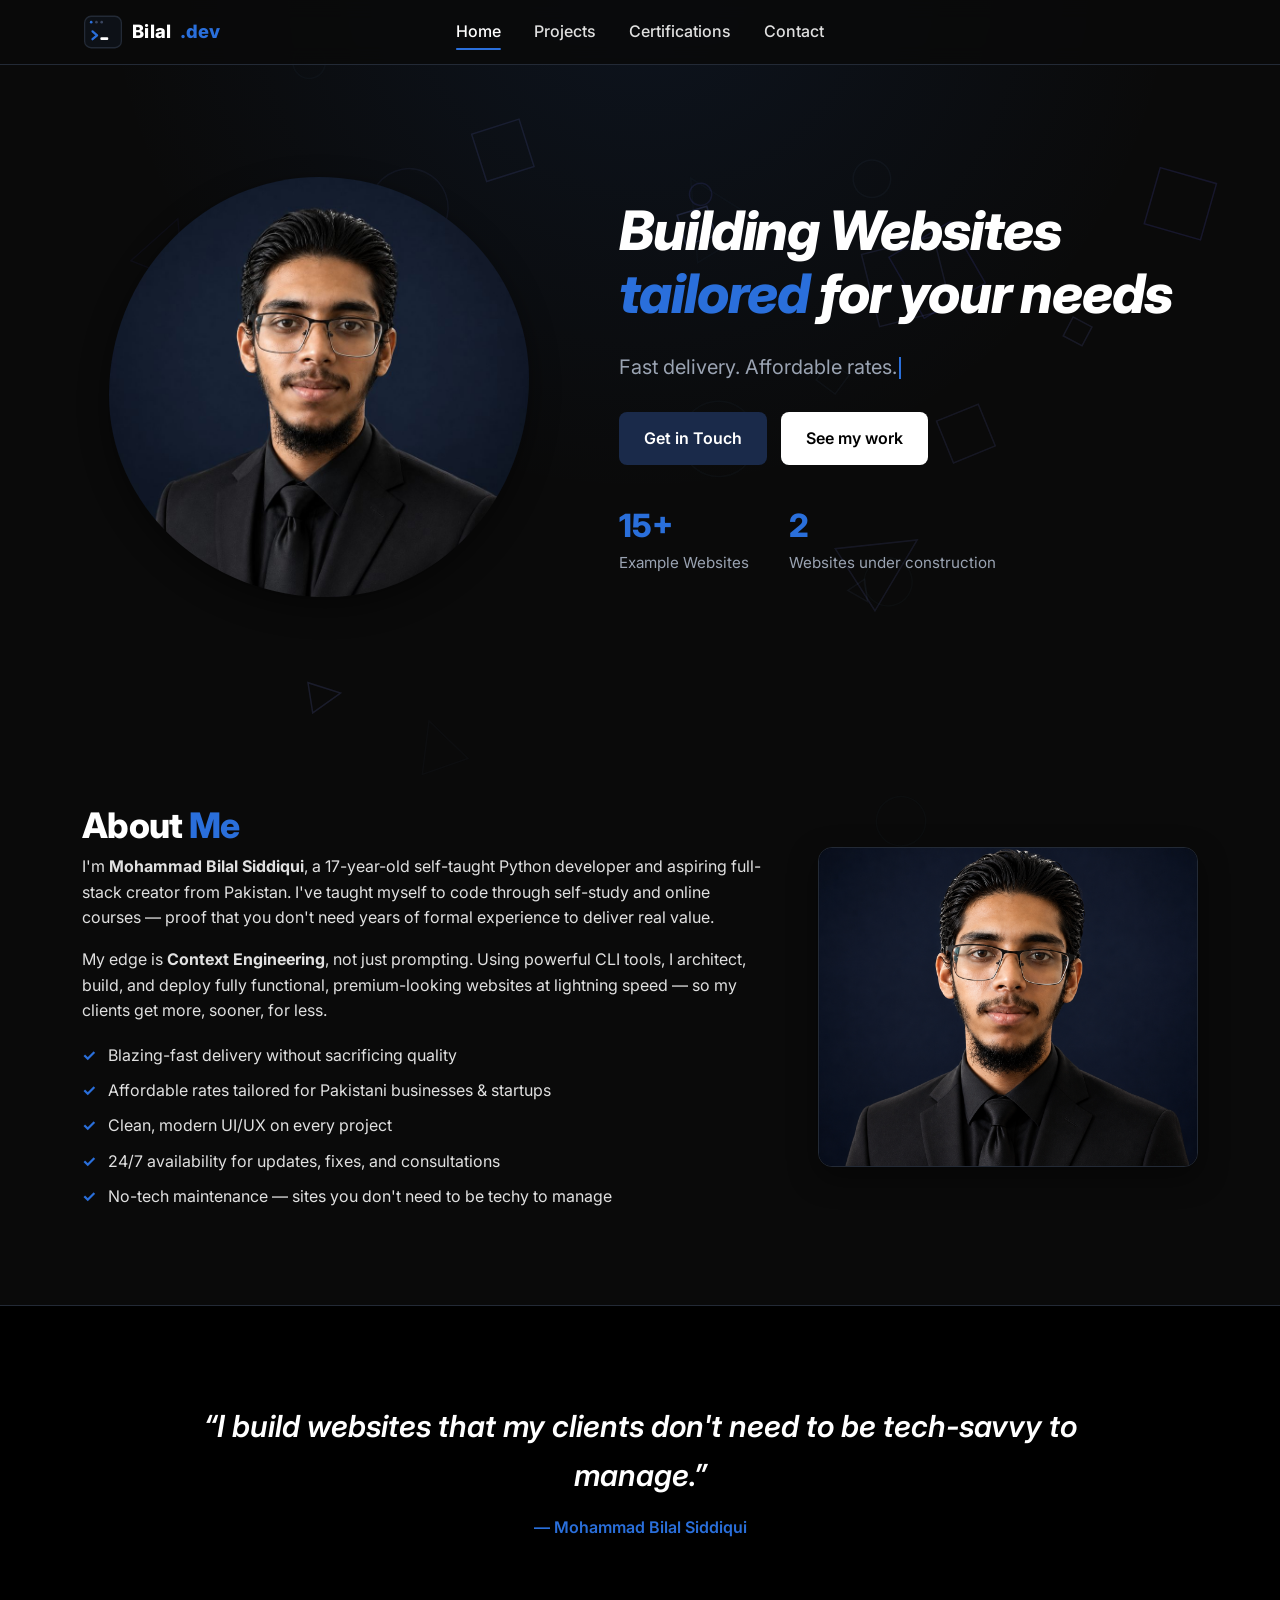
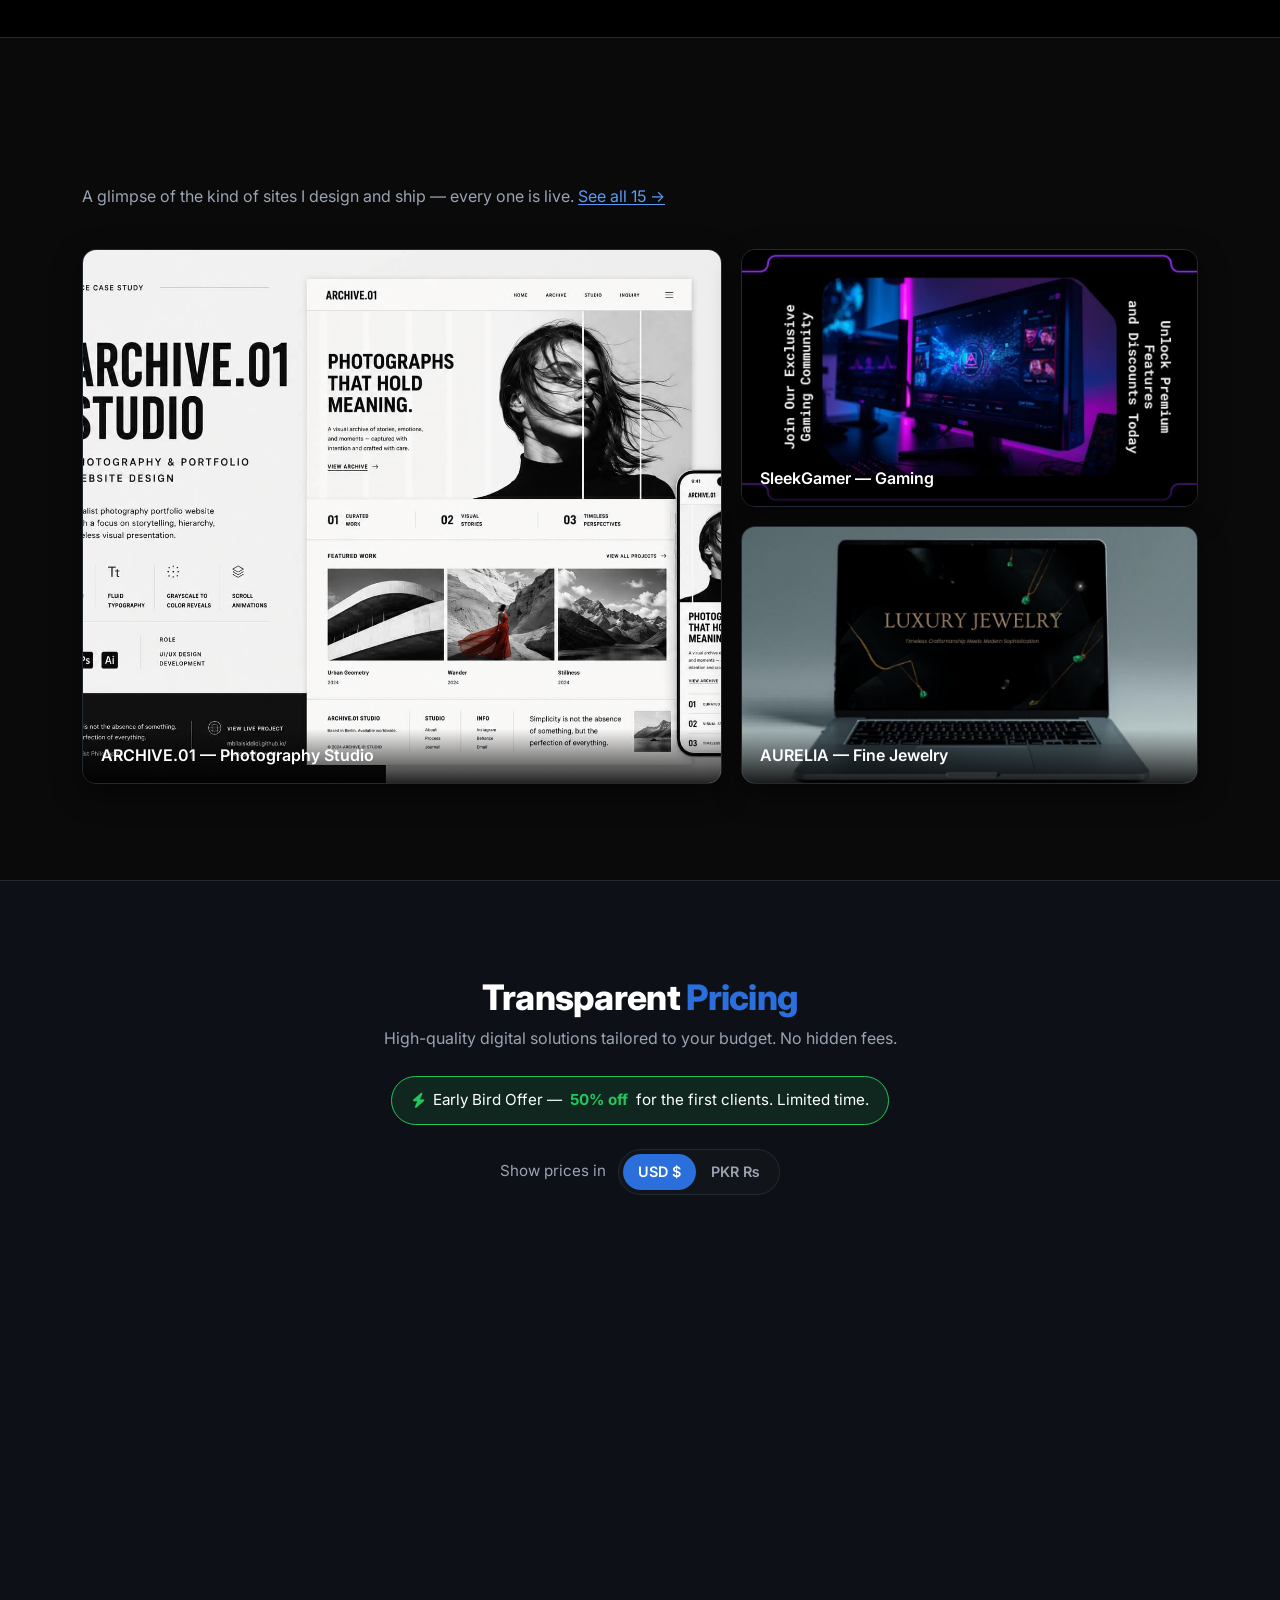
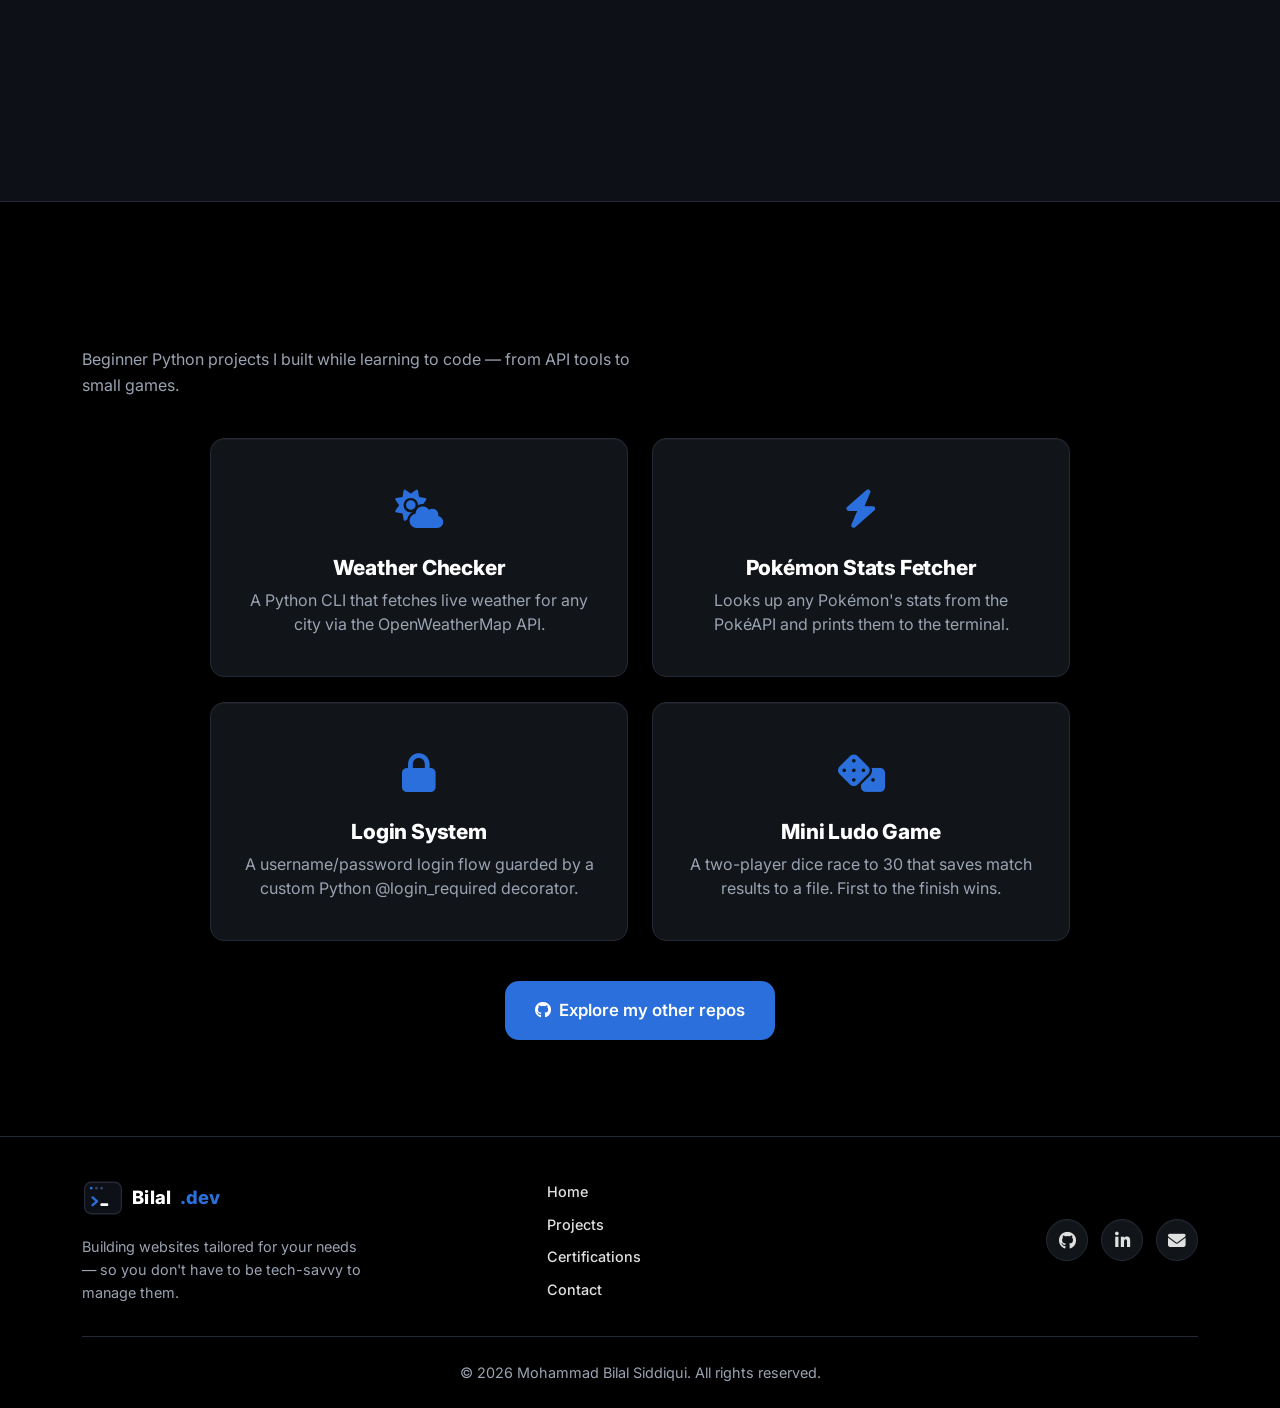
<file: index.html>
<!DOCTYPE html>
<html lang="en">
<head>
  <meta charset="UTF-8" />
  <meta name="viewport" content="width=device-width, initial-scale=1.0" />
  <title>Mohammad Bilal Siddiqui — Fast, affordable websites</title>
  <meta name="description" content="Mohammad Bilal Siddiqui — a 17-year-old context-engineering web developer building fast, affordable, modern websites for Pakistani businesses and startups." />
  <meta name="author" content="Mohammad Bilal Siddiqui" />

  <!-- Open Graph -->
  <meta property="og:type" content="website" />
  <meta property="og:title" content="Mohammad Bilal Siddiqui — Fast, affordable websites" />
  <meta property="og:description" content="Fast, affordable, modern websites built with context engineering." />
  <meta property="og:image" content="https://mbilalsiddiqi-portfolio.netlify.app/assets/images/bilal-hero.jpg" />

  <!-- Fonts + Icons -->
  <link rel="preconnect" href="https://fonts.googleapis.com" />
  <link rel="preconnect" href="https://fonts.gstatic.com" crossorigin />
  <link href="https://fonts.googleapis.com/css2?family=Inter:wght@400;500;600;800&display=swap" rel="stylesheet" />
  <link rel="stylesheet" href="https://cdnjs.cloudflare.com/ajax/libs/font-awesome/6.5.1/css/all.min.css" referrerpolicy="no-referrer" />

  <link rel="icon" type="image/svg+xml" href="assets/logo.svg" />
  <link rel="stylesheet" href="css/style.css" />
</head>
<body>
  <a class="skip-link" href="#main">Skip to content</a>
  <header id="site-header"></header>

  <main id="main">
    <!-- ===================== HERO ===================== -->
    <section class="hero">
      <div class="container hero__grid">
        <img class="hero__art" src="assets/images/bilal-hero.jpg" width="420" height="420"
             alt="Mohammad Bilal Siddiqui — web developer" fetchpriority="high" />
        <div class="hero__text">
          <h1 class="hero__title">Building Websites <span class="accent">tailored</span> for your needs</h1>
          <p class="hero__subtitle">Fast, affordable websites</p>

          <div class="hero__actions">
            <a class="btn btn--navy" href="contact.html">Get in Touch</a>
            <a class="btn btn--white" href="projects.html">See my work</a>
          </div>

          <div class="hero__stats">
            <div class="stat">
              <div class="stat__num">15+</div>
              <div class="stat__label">Example Websites</div>
            </div>
            <div class="stat">
              <div class="stat__num">2</div>
              <div class="stat__label">Websites under construction</div>
            </div>
          </div>
        </div>
      </div>
    </section>

    <!-- ===================== ABOUT ===================== -->
    <section class="section" id="about">
      <div class="container about__grid">
        <div>
          <h2 class="section__title">About <span class="accent">Me</span></h2>
          <p>
            I'm <strong>Mohammad Bilal Siddiqui</strong>, a 17-year-old self-taught Python
            developer and aspiring full-stack creator from Pakistan. I've taught myself to code
            through self-study and online courses — proof that you don't need years of formal
            experience to deliver real value.
          </p>
          <p>
            My edge is <strong>Context Engineering</strong>, not just prompting. Using powerful
            CLI tools, I architect, build, and deploy fully functional, premium-looking websites at
            lightning speed — so my clients get more, sooner, for less.
          </p>
          <ul class="about__list">
            <li>Blazing-fast delivery without sacrificing quality</li>
            <li>Affordable rates tailored for Pakistani businesses &amp; startups</li>
            <li>Clean, modern UI/UX on every project</li>
            <li>24/7 availability for updates, fixes, and consultations</li>
            <li>No-tech maintenance — sites you don't need to be techy to manage</li>
          </ul>
        </div>
        <img class="about__photo" src="assets/images/mypic1by1new.png" alt="Mohammad Bilal Siddiqui" loading="lazy" width="1254" height="1254" />
      </div>
    </section>

    <!-- ===================== QUOTE ===================== -->
    <section class="section quote">
      <div class="container">
        <blockquote>
          &ldquo;I build websites that my clients don't need to be tech-savvy to manage.&rdquo;
          <cite>— Mohammad Bilal Siddiqui</cite>
        </blockquote>
      </div>
    </section>

    <!-- ===================== DEMO SHOWCASE ===================== -->
    <section class="section" id="demos">
      <div class="container">
        <h2 class="section__title">Demo <span class="accent">Websites</span></h2>
        <p class="section__lead">A glimpse of the kind of sites I design and ship — every one is live. <a href="projects.html">See all 15 &rarr;</a></p>

        <div class="showcase__grid">
          <a class="demo-card demo-card--big" href="https://mbilalsiddiqi.github.io/photography_web1/" target="_blank" rel="noopener">
            <img src="assets/images/archieve_web1.jpg" alt="ARCHIVE.01 photography studio — live demo" loading="lazy" />
            <span class="demo-card__label">ARCHIVE.01 — Photography Studio</span>
          </a>
          <a class="demo-card" href="https://mbilalsiddiqi.github.io/gaming_web1/" target="_blank" rel="noopener">
            <img src="assets/images/gaming-mockup.jpg" alt="SleekGamer gaming site — live demo" loading="lazy" />
            <span class="demo-card__label">SleekGamer — Gaming</span>
          </a>
          <a class="demo-card" href="https://mbilalsiddiqi.github.io/jewelry_web1/" target="_blank" rel="noopener">
            <img src="assets/images/jewelry_web1.jpg" alt="AURELIA fine jewelry site — live demo" loading="lazy" />
            <span class="demo-card__label">AURELIA — Fine Jewelry</span>
          </a>
        </div>
      </div>
    </section>

    <!-- ===================== PRICING ===================== -->
    <section class="section pricing" id="pricing">
      <div class="container">
        <h2 class="section__title pricing__title">Transparent <span class="accent">Pricing</span></h2>
        <p class="section__lead pricing__lead">High-quality digital solutions tailored to your budget. No hidden fees.</p>

        <p class="early-bird-banner">
          <i class="fas fa-bolt"></i> Early Bird Offer — <strong>50% off</strong> for the first clients. Limited time.
        </p>

        <div class="pricing__toggle">
          <span class="pricing__toggle-label">Show prices in</span>
          <button type="button" class="currency-toggle" id="currency-toggle" aria-pressed="false" data-currency="USD">
            <span class="currency-toggle__opt active" data-currency="USD">USD&nbsp;$</span>
            <span class="currency-toggle__opt" data-currency="PKR">PKR&nbsp;₨</span>
          </button>
        </div>

        <div class="price-grid">
          <!-- Starter -->
          <article class="price-card">
            <h3 class="price-card__tier">Starter</h3>
            <p class="price-card__price">
              <span class="price-card__original" data-usd="40" data-pkr="11200">$40</span>
              <span class="price-card__amount" data-usd="20" data-pkr="5600">$20</span>
              <span class="price-card__save">50% OFF</span>
            </p>
            <ul class="price-card__features">
              <li>2 Professional Pages</li>
              <li>Mobile Responsive</li>
              <li>Basic SEO Setup</li>
              <li>3-Day Delivery</li>
            </ul>
            <a class="btn btn--ghost price-card__btn" href="contact.html?plan=Starter">Choose Starter</a>
          </article>

          <!-- Popular (highlighted) -->
          <article class="price-card price-card--popular">
            <span class="price-card__badge">Most Popular</span>
            <h3 class="price-card__tier">Popular</h3>
            <p class="price-card__price">
              <span class="price-card__original" data-usd="50" data-pkr="14000">$50</span>
              <span class="price-card__amount" data-usd="25" data-pkr="7000">$25</span>
              <span class="price-card__save">50% OFF</span>
            </p>
            <ul class="price-card__features">
              <li>3 Professional Pages</li>
              <li>Mobile Responsive</li>
              <li>Advanced SEO Setup</li>
              <li>Social Media Links</li>
              <li>3-Day Delivery</li>
            </ul>
            <a class="btn btn--blue price-card__btn" href="contact.html?plan=Popular">Choose Popular</a>
          </article>

          <!-- Business -->
          <article class="price-card">
            <h3 class="price-card__tier">Business</h3>
            <p class="price-card__price">
              <span class="price-card__original" data-usd="60" data-pkr="16800">$60</span>
              <span class="price-card__amount" data-usd="30" data-pkr="8400">$30</span>
              <span class="price-card__save">50% OFF</span>
            </p>
            <ul class="price-card__features">
              <li>4+ Professional Pages</li>
              <li>Mobile Responsive</li>
              <li>E-commerce Ready</li>
              <li>Custom Animations</li>
              <li>Priority Support</li>
            </ul>
            <a class="btn btn--ghost price-card__btn" href="contact.html?plan=Business">Choose Business</a>
          </article>
        </div>
      </div>
    </section>

    <!-- ===================== SIDE PROJECTS ===================== -->
    <section class="section side-projects" id="side-projects">
      <div class="container">
        <h2 class="section__title">Side <span class="accent">Projects</span></h2>
        <p class="section__lead">Beginner Python projects I built while learning to code — from API tools to small games.</p>

        <div class="sp-grid" id="side-projects-grid"></div>

        <div class="cta-center">
          <a class="btn btn--github" href="https://github.com/MBilalSIddiqi" target="_blank" rel="noopener">
            <i class="fab fa-github"></i> Explore my other repos
          </a>
        </div>
      </div>
    </section>
  </main>

  <footer id="site-footer" class="site-footer"></footer>

  <script src="js/script.js"></script>
</body>
</html>
</file>
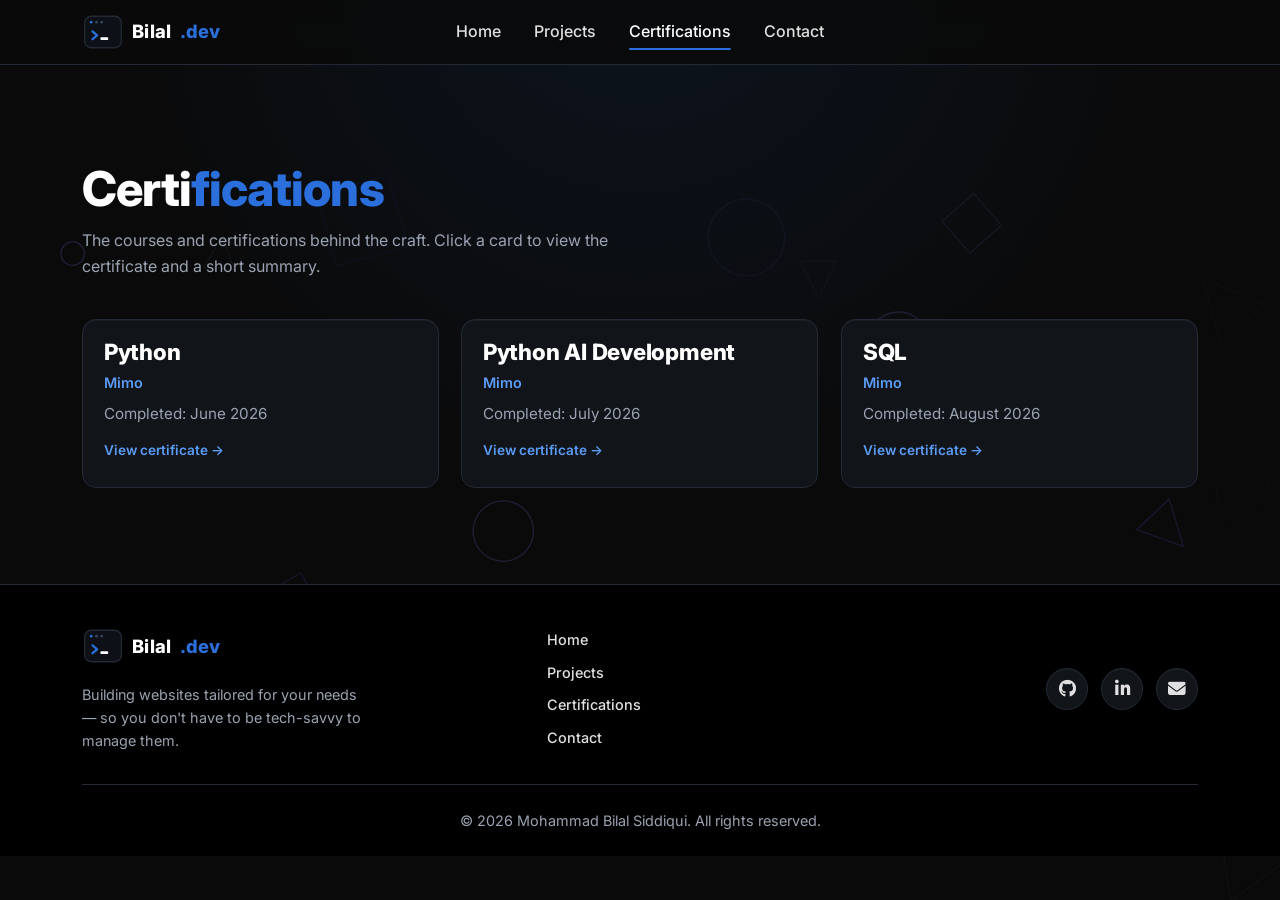
<file: certificates.html>
<!DOCTYPE html>
<html lang="en">
<head>
  <meta charset="UTF-8" />
  <meta name="viewport" content="width=device-width, initial-scale=1.0" />
  <title>Certifications — Mohammad Bilal Siddiqui</title>
  <meta name="description" content="Certificates and credentials earned by Mohammad Bilal Siddiqui in Python, web development and more." />

  <meta property="og:type" content="website" />
  <meta property="og:title" content="Certifications — Mohammad Bilal Siddiqui" />
  <meta property="og:description" content="Courses and certifications behind the work." />

  <link rel="preconnect" href="https://fonts.googleapis.com" />
  <link rel="preconnect" href="https://fonts.gstatic.com" crossorigin />
  <link href="https://fonts.googleapis.com/css2?family=Inter:wght@400;500;600;800&display=swap" rel="stylesheet" />
  <link rel="stylesheet" href="https://cdnjs.cloudflare.com/ajax/libs/font-awesome/6.5.1/css/all.min.css" referrerpolicy="no-referrer" />
  <link rel="icon" type="image/svg+xml" href="assets/logo.svg" />
  <link rel="stylesheet" href="css/style.css" />
</head>
<body>
  <a class="skip-link" href="#main">Skip to content</a>
  <header id="site-header"></header>

  <main id="main">
    <section class="section">
      <div class="container">
        <h1 class="section__title">Certi<span class="accent">fications</span></h1>
        <p class="section__lead">The courses and certifications behind the craft. Click a card to view the certificate and a short summary.</p>

        <!-- Cards injected by js/script.js -->
        <div class="card-grid" id="certs-grid"></div>
      </div>
    </section>
  </main>

  <footer id="site-footer" class="site-footer"></footer>

  <script src="js/script.js"></script>
</body>
</html>
</file>
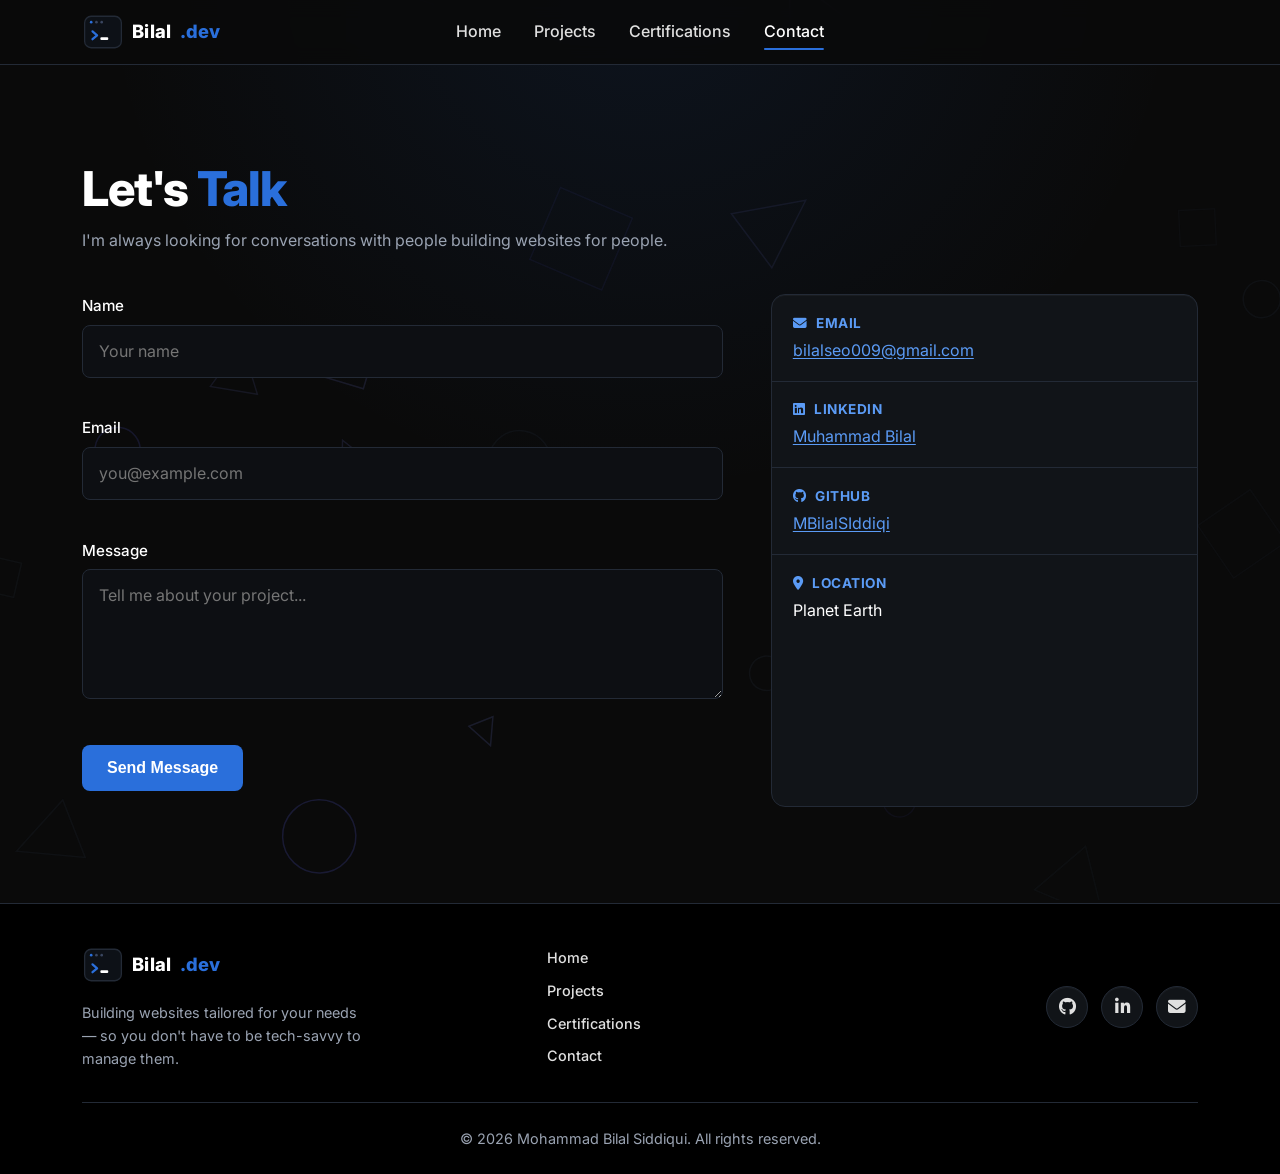
<file: contact.html>
<!DOCTYPE html>
<html lang="en">
<head>
  <meta charset="UTF-8" />
  <meta name="viewport" content="width=device-width, initial-scale=1.0" />
  <title>Contact — Mohammad Bilal Siddiqui</title>
  <meta name="description" content="Get in touch with Mohammad Bilal Siddiqui to build a fast, affordable, modern website for your business." />

  <meta property="og:type" content="website" />
  <meta property="og:title" content="Contact — Mohammad Bilal Siddiqui" />
  <meta property="og:description" content="Let's talk about your website." />

  <link rel="preconnect" href="https://fonts.googleapis.com" />
  <link rel="preconnect" href="https://fonts.gstatic.com" crossorigin />
  <link href="https://fonts.googleapis.com/css2?family=Inter:wght@400;500;600;800&display=swap" rel="stylesheet" />
  <link rel="stylesheet" href="https://cdnjs.cloudflare.com/ajax/libs/font-awesome/6.5.1/css/all.min.css" referrerpolicy="no-referrer" />
  <link rel="icon" type="image/svg+xml" href="assets/logo.svg" />
  <link rel="stylesheet" href="css/style.css" />
</head>
<body>
  <a class="skip-link" href="#main">Skip to content</a>
  <header id="site-header"></header>

  <main id="main">
    <section class="section">
      <div class="container">
        <h1 class="section__title">Let's <span class="accent">Talk</span></h1>
        <p class="section__lead">I'm always looking for conversations with people building websites for people.</p>

        <div class="contact__grid">
          <!-- Left: form -->
          <form id="contact-form" name="contact" method="POST" data-netlify="true" netlify-honeypot="bot-field" novalidate>
            <input type="hidden" name="form-name" value="contact" />
            <p hidden>
              <label>Don't fill this out if you're human: <input name="bot-field" /></label>
            </p>
            <div class="form-field">
              <label for="name">Name</label>
              <input type="text" id="name" name="name" autocomplete="name" placeholder="Your name" />
              <span class="form-error" data-error-for="name" role="alert"></span>
            </div>

            <div class="form-field">
              <label for="email">Email</label>
              <input type="email" id="email" name="email" autocomplete="email" placeholder="you@example.com" />
              <span class="form-error" data-error-for="email" role="alert"></span>
            </div>

            <div class="form-field">
              <label for="message">Message</label>
              <textarea id="message" name="message" placeholder="Tell me about your project..."></textarea>
              <span class="form-error" data-error-for="message" role="alert"></span>
            </div>

            <button type="submit" class="btn btn--blue">Send Message</button>
            <p class="form-status" role="status" aria-live="polite"></p>
          </form>

          <!-- Right: info table -->
          <aside class="info-table" aria-label="Contact information">
            <div class="info-row">
              <div class="info-row__label"><i class="fas fa-envelope"></i> Email</div>
              <div class="info-row__value">
                <a href="mailto:bilalseo009@gmail.com">bilalseo009@gmail.com</a>
              </div>
            </div>
            <div class="info-row">
              <div class="info-row__label"><i class="fab fa-linkedin"></i> LinkedIn</div>
              <div class="info-row__value">
                <a href="https://www.linkedin.com/in/muhammad-bilal-siddiqui-11299229a/" target="_blank" rel="noopener">Muhammad Bilal</a>
              </div>
            </div>
            <div class="info-row">
              <div class="info-row__label"><i class="fab fa-github"></i> GitHub</div>
              <div class="info-row__value">
                <a href="https://github.com/MBilalSIddiqi" target="_blank" rel="noopener">MBilalSIddiqi</a>
              </div>
            </div>
            <div class="info-row">
              <div class="info-row__label"><i class="fas fa-location-dot"></i> Location</div>
              <div class="info-row__value">Planet Earth</div>
            </div>
          </aside>
        </div>
      </div>
    </section>
  </main>

  <footer id="site-footer" class="site-footer"></footer>

  <script src="js/script.js"></script>
</body>
</html>
</file>
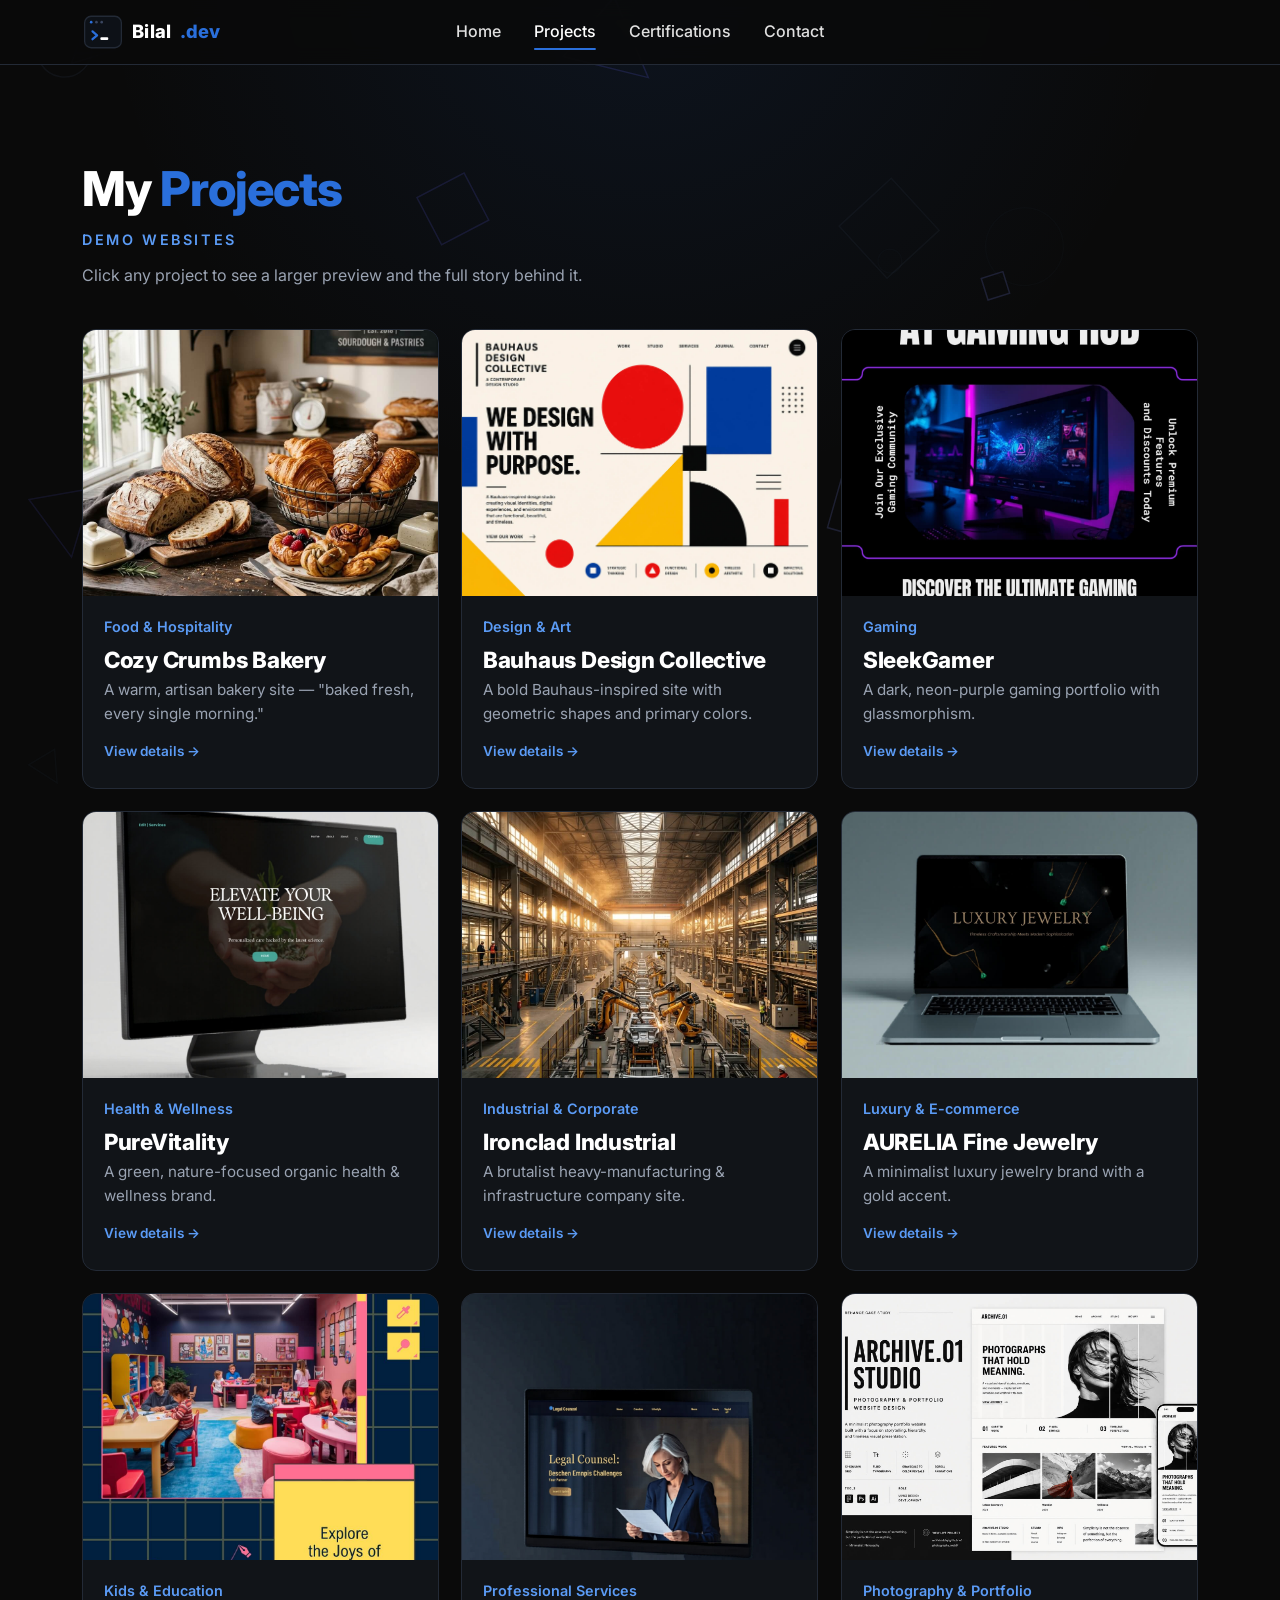
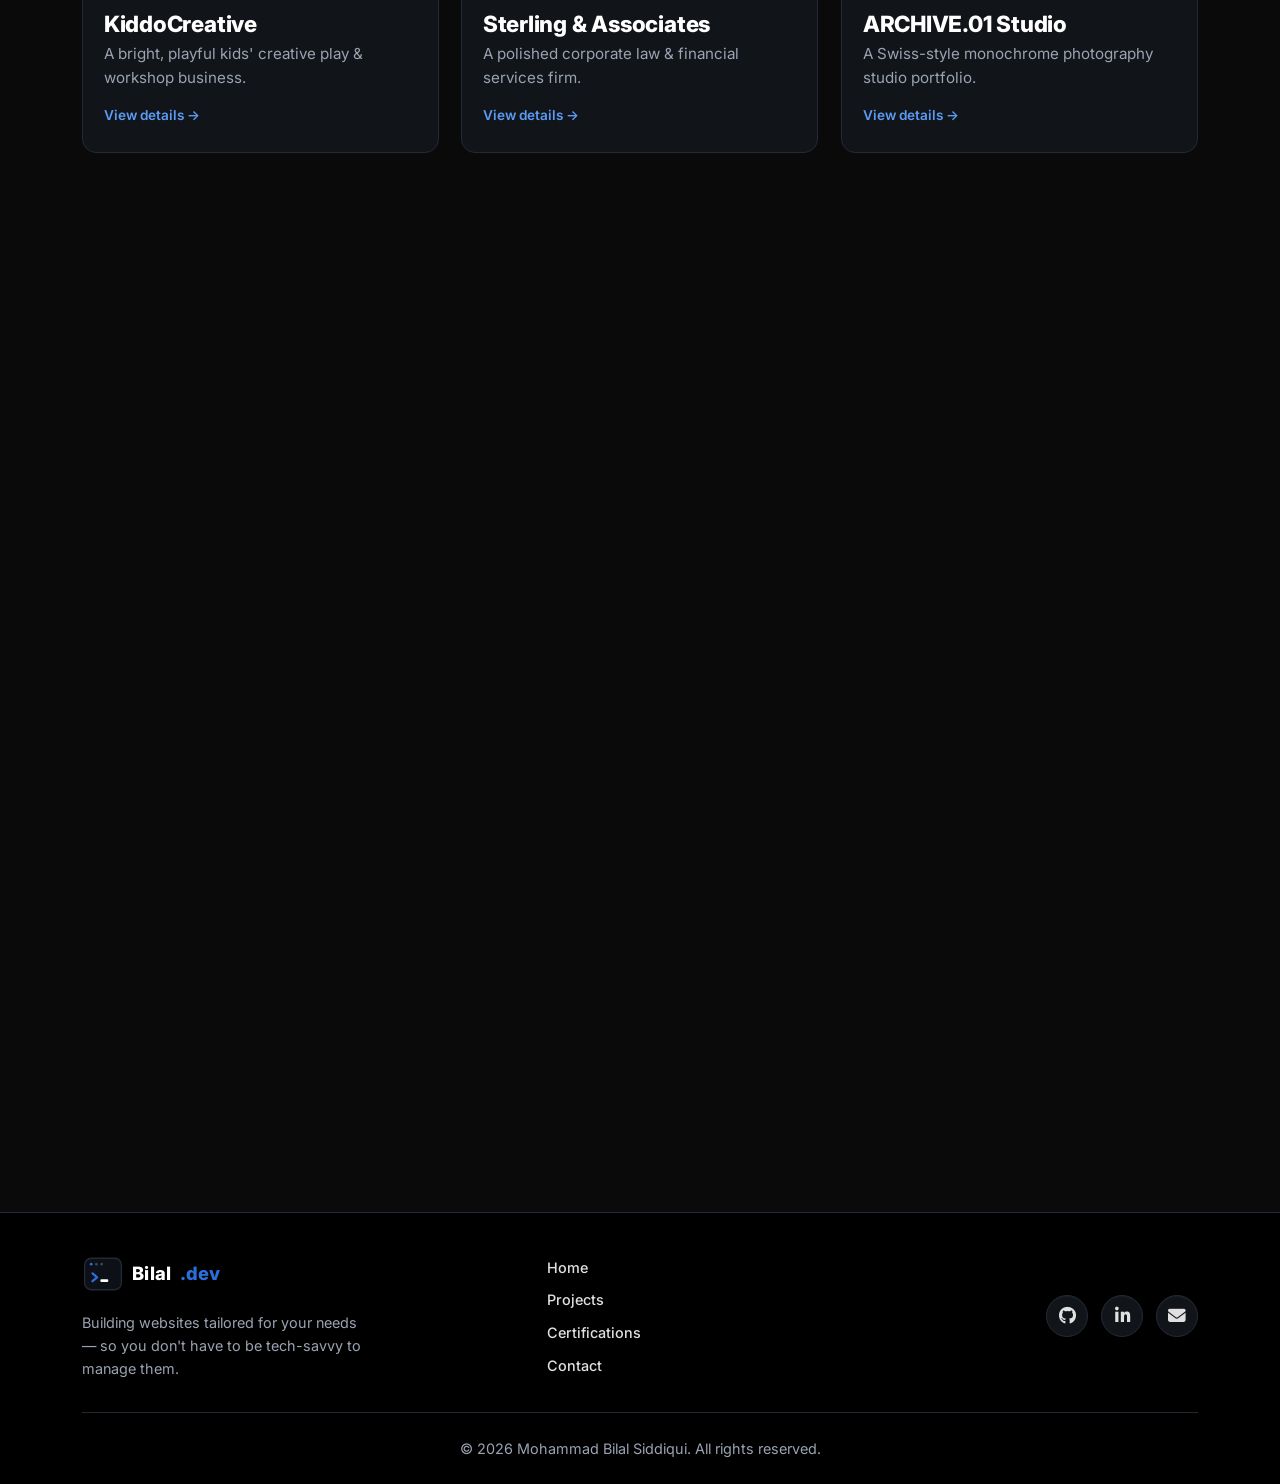
<file: projects.html>
<!DOCTYPE html>
<html lang="en">
<head>
  <meta charset="UTF-8" />
  <meta name="viewport" content="width=device-width, initial-scale=1.0" />
  <title>Projects — Mohammad Bilal Siddiqui</title>
  <meta name="description" content="Selected web projects built by Mohammad Bilal Siddiqui — e-commerce, dashboards, landing pages and more." />

  <meta property="og:type" content="website" />
  <meta property="og:title" content="Projects — Mohammad Bilal Siddiqui" />
  <meta property="og:description" content="A showcase of web projects built with vanilla HTML, CSS and JavaScript." />

  <link rel="preconnect" href="https://fonts.googleapis.com" />
  <link rel="preconnect" href="https://fonts.gstatic.com" crossorigin />
  <link href="https://fonts.googleapis.com/css2?family=Inter:wght@400;500;600;800&display=swap" rel="stylesheet" />
  <link rel="stylesheet" href="https://cdnjs.cloudflare.com/ajax/libs/font-awesome/6.5.1/css/all.min.css" referrerpolicy="no-referrer" />
  <link rel="icon" type="image/svg+xml" href="assets/logo.svg" />
  <link rel="stylesheet" href="css/style.css" />
</head>
<body>
  <a class="skip-link" href="#main">Skip to content</a>
  <header id="site-header"></header>

  <main id="main">
    <section class="section">
      <div class="container">
        <h1 class="section__title">My <span class="accent">Projects</span></h1>
        <p class="section__kicker">Demo Websites</p>
        <p class="section__lead">Click any project to see a larger preview and the full story behind it.</p>

        <!-- Cards injected by js/script.js -->
        <div class="card-grid" id="projects-grid"></div>
      </div>
    </section>
  </main>

  <footer id="site-footer" class="site-footer"></footer>

  <script src="js/script.js"></script>
</body>
</html>
</file>
<file: css/style.css>
/* =========================================================
   Mohammad Bilal Siddiqui — Portfolio
   Global Stylesheet (mobile-first, no frameworks)
   ========================================================= */

/* ---------- Design Tokens ---------- */
:root {
  --bg: #0a0a0a;          /* page background (black) */
  --bg-alt: #111418;      /* subtle raised surfaces */
  --navy: #1a2a4a;        /* headings */
  --blue: #2a6fdb;        /* accents / buttons / links */
  --blue-dark: #1f57ad;   /* button hover */
  --link: #5b9bf5;        /* lighter blue for text links — meets 4.5:1 on dark bg */
  --navy-deep: #0d1117;   /* pricing section band */
  --green: #22c55e;       /* pricing feature checkmarks */
  --text: #ffffff;        /* primary text */
  --text-soft: #e0e0e0;   /* softer body text */
  --muted: #9aa3b2;       /* low-emphasis text */
  --border: #232a36;      /* hairline borders */
  --border-hover: #3a4660;/* brighter border on hover/focus */
  --edge-light: inset 0 1px 0 rgba(255, 255, 255, 0.04); /* top edge highlight on raised cards */
  --radius: 14px;
  --radius-sm: 8px;
  --max: 1180px;          /* content max width */
  --gap: clamp(1rem, 3vw, 2rem);
  --shadow: 0 10px 30px rgba(0, 0, 0, 0.45);
  --ease: cubic-bezier(0.22, 1, 0.36, 1); /* springy ease-out */
  --transition: 0.25s var(--ease);

  /* spacing scale (consistent vertical rhythm) */
  --space-1: 0.25rem;
  --space-2: 0.5rem;
  --space-3: 0.75rem;
  --space-4: 1rem;
  --space-5: 1.5rem;
  --space-6: 2.5rem;

  /* type scale */
  --fs-sm: 0.9rem;
  --fs-base: 1rem;
  --fs-lg: 1.25rem;
}

/* ---------- Reset ---------- */
*,
*::before,
*::after { box-sizing: border-box; }

html { scroll-behavior: smooth; }

body {
  margin: 0;
  font-family: "Inter", system-ui, -apple-system, Segoe UI, Roboto, sans-serif;
  background: var(--bg);
  background-image: radial-gradient(
    900px circle at 50% -5%,
    rgba(42, 111, 219, 0.1),
    transparent 60%
  );
  background-repeat: no-repeat;
  background-attachment: fixed;
  color: var(--text-soft);
  line-height: 1.6;
  -webkit-font-smoothing: antialiased;
  text-rendering: optimizeLegibility;
}

/* Full-page drifting-shapes canvas — fixed behind all content */
.bg-canvas {
  position: fixed;
  inset: 0;
  width: 100vw;
  height: 100vh;
  z-index: -1;
  pointer-events: none;
}

img { max-width: 100%; display: block; }

a { color: var(--link); text-decoration: none; transition: color var(--transition); }
a:hover { color: var(--text); }

/* Inline text links must not rely on color alone (WCAG 1.4.1) — underline
   links sitting inside body copy, leaving nav/buttons/icons untouched. */
.section__lead a,
.info-table a { text-decoration: underline; text-underline-offset: 2px; }

h1, h2, h3 {
  color: var(--navy);
  line-height: 1.15;
  letter-spacing: -0.02em;
  margin: 0 0 0.5em;
  font-weight: 800;
  text-wrap: balance;
}

/* Navy is dark on a black bg — lift headings with a lighter tint where needed */
h1 { font-size: clamp(1.9rem, 5vw, 3rem); }
h2 { font-size: clamp(1.5rem, 4vw, 2.2rem); }
h3 { font-size: clamp(1.1rem, 2.5vw, 1.4rem); letter-spacing: -0.01em; }

p { margin: 0 0 1rem; }

ul { margin: 0; padding: 0; list-style: none; }

:focus-visible {
  outline: 3px solid var(--blue);
  outline-offset: 2px;
  border-radius: 4px;
}

/* ---------- Layout helpers ---------- */
.container {
  width: 100%;
  max-width: var(--max);
  margin-inline: auto;
  padding-inline: clamp(1rem, 5vw, 2rem);
}

.section { padding-block: clamp(3rem, 8vw, 6rem); }

/* ---------- Scroll reveal ---------- */
.reveal {
  opacity: 0;
  transform: translateY(24px);
  transition: opacity 0.6s var(--ease), transform 0.6s var(--ease);
  will-change: opacity, transform;
}
.reveal.is-visible {
  opacity: 1;
  transform: none;
}

.section__title {
  /* readable heading color on dark bg */
  color: var(--text);
  margin-bottom: 0.25em;
}
.section__title .accent { color: var(--blue); }

.section__lead {
  color: var(--muted);
  max-width: 60ch;
  margin-bottom: 2.5rem;
  text-wrap: pretty;
}

.section__kicker {
  color: var(--link);
  font-weight: 600;
  font-size: var(--fs-sm);
  letter-spacing: 0.18em;
  text-transform: uppercase;
  margin: 0.25rem 0 0.75rem;
}

.skip-link {
  position: absolute;
  left: -999px;
  top: 0;
  background: var(--blue);
  color: #fff;
  padding: 0.6rem 1rem;
  z-index: 200;
  border-radius: 0 0 var(--radius-sm) 0;
}
.skip-link:focus { left: 0; }

/* ---------- Buttons ---------- */
.btn {
  display: inline-flex;
  align-items: center;
  justify-content: center;
  gap: 0.55rem;
  padding: 0.8rem 1.5rem;
  border-radius: var(--radius-sm);
  font-weight: 600;
  font-size: 1rem;
  border: 1px solid transparent;
  cursor: pointer;
  transition: transform var(--transition), background var(--transition),
              color var(--transition), box-shadow var(--transition);
  text-align: center;
}
.btn:hover { transform: translateY(-2px); }
.btn:active { transform: translateY(0); }

.btn--navy { background: var(--navy); color: #fff; }
.btn--navy:hover { background: #223762; color: #fff; }

.btn--white { background: #fff; color: #000; }
.btn--white:hover { background: #e7e7e7; color: #000; }

.btn--blue { background: var(--blue); color: #fff; }
.btn--blue:hover { background: var(--blue-dark); color: #fff; }

/* sheen sweep on primary CTAs */
.btn--blue,
.btn--github {
  position: relative;
  overflow: hidden;
}
.btn--blue::after,
.btn--github::after {
  content: "";
  position: absolute;
  top: 0;
  left: -75%;
  width: 50%;
  height: 100%;
  background: linear-gradient(
    100deg,
    transparent,
    rgba(255, 255, 255, 0.35),
    transparent
  );
  transform: skewX(-20deg);
  transition: left 0.6s var(--ease);
  pointer-events: none;
}
.btn--blue:hover::after,
.btn--github:hover::after {
  left: 130%;
}

.btn--ghost {
  background: transparent;
  color: var(--text);
  border-color: var(--border);
}
.btn--ghost:hover { border-color: var(--blue); color: var(--blue); }

/* ============================================================
   HEADER / NAV  (markup injected by js/script.js)
   ============================================================ */
.site-header {
  position: sticky;
  top: 0;
  z-index: 100;
  background: rgba(10, 10, 10, 0.85);
  backdrop-filter: blur(10px);
  border-bottom: 1px solid var(--border);
  transition: box-shadow var(--transition), background var(--transition);
}
.site-header.is-scrolled {
  background: rgba(10, 10, 10, 0.92);
  box-shadow: 0 8px 24px rgba(0, 0, 0, 0.5);
}

.nav {
  display: flex;
  align-items: center;
  justify-content: space-between;
  gap: 1rem;
  min-height: 64px;
  position: relative;
}

.nav__brand {
  display: inline-flex;
  align-items: center;
  gap: 0.5rem;
  font-weight: 800;
  font-size: 1.15rem;
  color: var(--text);
  letter-spacing: 0.3px;
}
.nav__brand span { color: var(--blue); }
.nav__brand:hover { color: var(--text); }
.nav__brand-logo { display: block; flex-shrink: 0; }

.nav__toggle {
  display: inline-flex;
  flex-direction: column;
  gap: 5px;
  background: none;
  border: 0;
  cursor: pointer;
  padding: 0.4rem;
}
.nav__toggle span {
  width: 26px;
  height: 2px;
  background: var(--text);
  border-radius: 2px;
  transition: transform var(--transition), opacity var(--transition);
  transform-origin: center;
}
/* hamburger morphs into an X when the menu is open */
.nav__toggle[aria-expanded="true"] span:nth-child(1) {
  transform: translateY(7px) rotate(45deg);
}
.nav__toggle[aria-expanded="true"] span:nth-child(2) {
  opacity: 0;
}
.nav__toggle[aria-expanded="true"] span:nth-child(3) {
  transform: translateY(-7px) rotate(-45deg);
}

.nav__list {
  display: flex;
  gap: 0.25rem;
}

.nav__link {
  display: block;
  padding: 0.55rem 0.9rem;
  border-radius: var(--radius-sm);
  color: var(--text-soft);
  font-weight: 500;
  position: relative;
}
.nav__link:hover { color: var(--text); background: rgba(42, 111, 219, 0.12); }

.nav__link.active { color: var(--text); }
.nav__link.active::after {
  content: "";
  position: absolute;
  left: 0.9rem;
  right: 0.9rem;
  bottom: 4px;
  height: 2px;
  background: var(--blue);
  border-radius: 2px;
}

/* mobile nav */
@media (max-width: 760px) {
  .nav__toggle { order: 3; }
  .nav__list {
    position: absolute;
    top: 64px;
    left: 0;
    right: 0;
    flex-direction: column;
    gap: 0;
    background: var(--bg);
    border-bottom: 1px solid var(--border);
    padding: 0.5rem clamp(1rem, 5vw, 2rem) 1rem;
    transform: translateY(-150%);
    transition: transform var(--transition), visibility var(--transition);
    visibility: hidden;
    pointer-events: none;
  }
  .nav__list.open {
    transform: translateY(0);
    visibility: visible;
    pointer-events: auto;
  }
  .nav__link { padding: 0.85rem 0.5rem; }
  .nav__link.active::after { left: 0.5rem; right: auto; width: 22px; }
}
@media (min-width: 761px) {
  .nav__toggle { display: none; }
  .nav__list {
    position: absolute;
    left: 50%;
    transform: translateX(-50%);
  }
}

/* ============================================================
   HERO
   ============================================================ */
.hero { padding-block: clamp(3rem, 9vw, 7rem); }

.hero__grid {
  display: grid;
  gap: clamp(2rem, 5vw, 4rem);
  align-items: center;
  grid-template-columns: 1fr;
}

.hero__art {
  order: -1;
  aspect-ratio: 1 / 1;
  max-width: 360px;
  width: 100%;
  margin-inline: auto;
  border-radius: 50% 50% 48% 52% / 52% 48% 52% 48%;
  object-fit: cover;
  box-shadow: var(--shadow);
  animation: float 6s ease-in-out infinite;
}

@keyframes float {
  0%, 100% { transform: translateY(0); }
  50% { transform: translateY(-12px); }
}

@media (prefers-reduced-motion: reduce) {
  .hero__art { animation: none; }
}

.hero__title {
  color: var(--text);
  font-style: italic;
  font-weight: 800;
  font-size: clamp(2rem, 6vw, 3.4rem);
}
.hero__title .accent { color: var(--blue); }

.hero__subtitle {
  font-weight: 400;
  font-size: clamp(1rem, 2.5vw, 1.25rem);
  color: var(--muted);
  margin-bottom: 1.8rem;
  min-height: 1.6em; /* reserve a line so typing doesn't shift layout */
}

/* Blinking cursor for the hero typing animation (CSS-driven) */
.type-cursor {
  display: inline-block;
  width: 2px;
  height: 1.1em;
  margin-left: 2px;
  background: var(--blue);
  vertical-align: text-bottom;
  animation: blink 0.7s step-end infinite;
}

@keyframes blink {
  0%, 100% { opacity: 1; }
  50% { opacity: 0; }
}

.hero__actions {
  display: flex;
  flex-wrap: wrap;
  gap: 0.9rem;
  margin-bottom: 2.2rem;
}

.hero__stats {
  display: flex;
  flex-wrap: wrap;
  gap: clamp(1.2rem, 4vw, 2.5rem);
}
.stat__num {
  font-size: clamp(1.5rem, 4vw, 2rem);
  font-weight: 800;
  color: var(--blue);
}
.stat__label { color: var(--muted); font-size: 0.95rem; }

@media (min-width: 820px) {
  .hero__grid { grid-template-columns: 0.9fr 1.1fr; }
  .hero__art { order: 0; max-width: 420px; }
}

/* ============================================================
   ABOUT
   ============================================================ */
.about__grid {
  display: grid;
  gap: clamp(1.5rem, 5vw, 3rem);
  grid-template-columns: 1fr;
  align-items: center;
}
.about__photo {
  width: 100%;
  max-width: 380px;
  max-height: 320px;
  aspect-ratio: 1 / 1;
  object-fit: cover;
  margin-inline: auto;
  border-radius: var(--radius);
  border: 1px solid var(--border);
  box-shadow: var(--shadow);
}
.about__list { display: grid; gap: 0.6rem; margin: 1.2rem 0 0; }
.about__list li {
  padding-left: 1.6rem;
  position: relative;
  color: var(--text-soft);
}
.about__list li::before {
  content: "\2713";
  position: absolute;
  left: 0;
  color: var(--blue);
  font-weight: 700;
}
@media (min-width: 820px) {
  .about__grid { grid-template-columns: 1fr 380px; }
}

/* ============================================================
   QUOTE BAND
   ============================================================ */
.quote {
  background: #000;
  border-block: 1px solid var(--border);
  text-align: center;
}
.quote blockquote {
  margin: 0 auto;
  max-width: 50ch;
  font-size: clamp(1.25rem, 3.5vw, 1.9rem);
  font-style: italic;
  font-weight: 600;
  color: var(--text);
}
.quote cite {
  display: block;
  margin-top: 1rem;
  font-size: 1rem;
  font-style: normal;
  color: var(--blue);
}

/* ============================================================
   DEMO SHOWCASE  (1 large + 2 small)
   ============================================================ */
.showcase__grid {
  display: grid;
  gap: 1.2rem;
  grid-template-columns: 1fr;
}
.demo-card {
  display: block;
  border-radius: var(--radius);
  overflow: hidden;
  border: 1px solid var(--border);
  background: var(--bg-alt);
  box-shadow: var(--shadow), var(--edge-light);
  transition: transform var(--transition), border-color var(--transition);
  min-height: 180px;
  position: relative;
}
.demo-card:hover { transform: translateY(-4px); border-color: var(--blue); }
.demo-card img { width: 100%; height: 100%; object-fit: cover; aspect-ratio: 16 / 9; }
.demo-card__label {
  position: absolute;
  inset-inline: 0;
  bottom: 0;
  padding: 0.9rem 1.1rem;
  background: linear-gradient(transparent, rgba(0, 0, 0, 0.85));
  color: #fff;
  font-weight: 600;
}
@media (min-width: 820px) {
  .showcase__grid {
    grid-template-columns: 1.4fr 1fr;
    grid-template-rows: 1fr 1fr;
  }
  .demo-card--big { grid-row: 1 / 3; }
  .demo-card--big img { aspect-ratio: auto; height: 100%; }
}

/* ============================================================
   PRICING
   ============================================================ */
.pricing {
  background: var(--navy-deep);
  border-block: 1px solid var(--border);
}
.pricing__title { text-align: center; }
.pricing__lead {
  text-align: center;
  margin-inline: auto;
  margin-bottom: 1.5rem;
}

/* Currency toggle */
.pricing__toggle {
  display: flex;
  align-items: center;
  justify-content: center;
  gap: 0.75rem;
  margin-bottom: 2.5rem;
  flex-wrap: wrap;
}
.pricing__toggle-label { color: var(--muted); font-size: 0.95rem; }
.currency-toggle {
  display: inline-flex;
  border: 1px solid var(--border);
  border-radius: 999px;
  background: var(--bg-alt);
  padding: 0.25rem;
  cursor: pointer;
  font: inherit;
}
.currency-toggle__opt {
  padding: 0.4rem 0.95rem;
  border-radius: 999px;
  color: var(--muted);
  font-weight: 600;
  font-size: 0.9rem;
  transition: background var(--transition), color var(--transition);
}
.currency-toggle__opt.active { background: var(--blue); color: #fff; }

/* Card grid */
.price-grid {
  display: grid;
  gap: 1.6rem;
  grid-template-columns: 1fr;
  align-items: start;
}
.price-card {
  position: relative;
  background: var(--bg-alt);
  border: 1px solid rgba(255, 255, 255, 0.1);
  border-radius: var(--radius);
  padding: 2rem 1.6rem;
  text-align: center;
  box-shadow: var(--edge-light);
  transition: transform var(--transition), border-color var(--transition),
              box-shadow var(--transition);
}
.price-card:hover {
  transform: translateY(-4px);
  border-color: var(--blue);
  box-shadow: var(--shadow), var(--edge-light);
}
.price-card__tier {
  color: var(--text);
  text-transform: uppercase;
  letter-spacing: 1px;
  font-size: 1.1rem;
  margin-bottom: 0.5rem;
}
.price-card__price {
  margin: 0 0 1.4rem;
  display: flex;
  flex-wrap: wrap;
  align-items: baseline;
  justify-content: center;
  gap: 0.5rem;
}
.price-card__original {
  font-size: 1.2rem;
  font-weight: 600;
  color: var(--muted);
  text-decoration: line-through;
}
.price-card__amount {
  font-size: clamp(2.4rem, 6vw, 3rem);
  font-weight: 800;
  color: var(--text);
}
.price-card__save {
  flex-basis: 100%;
  font-size: 0.8rem;
  font-weight: 700;
  letter-spacing: 0.5px;
  text-transform: uppercase;
  color: var(--green);
}

/* Early-bird banner */
.early-bird-banner {
  display: flex;
  align-items: center;
  justify-content: center;
  gap: 0.5rem;
  flex-wrap: wrap;
  text-align: center;
  margin: 0 auto 1.5rem;
  padding: 0.7rem 1.2rem;
  max-width: max-content;
  border: 1px solid var(--green);
  border-radius: 999px;
  background: rgba(34, 197, 94, 0.12);
  color: var(--text);
  font-size: 0.95rem;
}
.early-bird-banner i { color: var(--green); }
.early-bird-banner strong { color: var(--green); }
.price-card__features {
  display: grid;
  gap: 0.7rem;
  margin-bottom: 1.8rem;
  text-align: left;
}
.price-card__features li {
  position: relative;
  padding-left: 1.8rem;
  color: var(--text-soft);
  font-size: 0.95rem;
}
.price-card__features li::before {
  content: "\2713";
  position: absolute;
  left: 0;
  color: var(--green);
  font-weight: 700;
}
.price-card__btn { width: 100%; }

/* Popular card — elevated + badge */
.price-card--popular {
  border-color: var(--blue);
  box-shadow: 0 0 0 1px var(--blue), 0 0 28px rgba(42, 111, 219, 0.35);
}
.price-card__badge {
  position: absolute;
  top: 0;
  left: 50%;
  transform: translate(-50%, -50%);
  background: var(--blue);
  color: #fff;
  font-size: 0.72rem;
  font-weight: 700;
  text-transform: uppercase;
  letter-spacing: 1px;
  padding: 0.35rem 0.9rem;
  border-radius: 999px;
  white-space: nowrap;
}

@media (min-width: 600px) {
  .price-grid { grid-template-columns: repeat(2, 1fr); }
}
@media (min-width: 900px) {
  .price-grid { grid-template-columns: repeat(3, 1fr); }
  .price-card--popular { transform: scale(1.04); }
  .price-card--popular:hover { transform: scale(1.04) translateY(-4px); }
}

/* ============================================================
   SIDE PROJECTS  (6-card grid + GitHub CTA)
   ============================================================ */
.side-projects { background: #000; }

.sp-grid {
  display: grid;
  gap: 1.5rem;
  grid-template-columns: 1fr;
  max-width: 860px;
  margin-inline: auto;
}
.sp-card {
  background: var(--bg-alt);
  border: 1px solid var(--border);
  border-radius: var(--radius);
  padding: 2.5rem 2rem;
  min-height: 220px;
  display: flex;
  flex-direction: column;
  align-items: center;
  justify-content: center;
  text-align: center;
  color: var(--text);
  text-decoration: none;
  box-shadow: var(--edge-light);
  transition: transform var(--transition), border-color var(--transition),
              box-shadow var(--transition);
}
.sp-card:hover {
  transform: translateY(-4px);
  border-color: var(--blue);
  box-shadow: var(--shadow), var(--edge-light);
}
.sp-card__icon {
  font-size: 2.4rem;
  color: var(--blue);
  margin-bottom: 1rem;
}
.sp-card h3 { color: var(--text); font-size: 1.3rem; margin-bottom: 0.5rem; }
.sp-card p { color: var(--muted); margin: 0; font-size: 1rem; line-height: 1.5; }

.cta-center {
  display: flex;
  justify-content: center;
  margin-top: 2.5rem;
}
.btn--github {
  background: var(--blue);
  color: #fff;
  border-radius: var(--radius);
  padding: 0.95rem 1.8rem;
  font-size: 1.05rem;
}
.btn--github:hover { background: var(--blue-dark); color: #fff; }

@media (min-width: 600px) { .sp-grid { grid-template-columns: repeat(2, 1fr); } }

/* ============================================================
   CARD GRID  (Projects + Certificates pages)
   ============================================================ */
.card-grid {
  display: grid;
  gap: 1.4rem;
  grid-template-columns: 1fr;
}
@media (min-width: 600px) { .card-grid { grid-template-columns: repeat(2, 1fr); } }
@media (min-width: 920px) { .card-grid { grid-template-columns: repeat(3, 1fr); } }

.card {
  text-align: left;
  background: var(--bg-alt);
  border: 1px solid var(--border);
  border-radius: var(--radius);
  overflow: hidden;
  cursor: pointer;
  color: inherit;
  font: inherit;
  padding: 0;
  width: 100%;
  box-shadow: var(--edge-light);
  transition: transform var(--transition), border-color var(--transition),
              box-shadow var(--transition);
}
.card:hover {
  transform: translateY(-5px);
  border-color: var(--blue);
  box-shadow: var(--shadow), var(--edge-light);
}
.card__img { aspect-ratio: 4 / 3; object-fit: cover; width: 100%; }
.card__body { padding: 1.2rem 1.3rem 1.5rem; }
.card__title { color: var(--text); margin-bottom: 0.35rem; }
.card__meta { color: var(--link); font-size: 0.9rem; font-weight: 600; margin-bottom: 0.5rem; }
.card__desc { color: var(--muted); font-size: 0.95rem; margin: 0; }
.card__hint {
  display: inline-block;
  margin-top: 0.9rem;
  color: var(--link);
  font-size: 0.85rem;
  font-weight: 600;
}

/* ============================================================
   MODAL
   ============================================================ */
.modal {
  position: fixed;
  inset: 0;
  display: grid;
  place-items: center;
  padding: 1rem;
  background: rgba(0, 0, 0, 0.75);
  backdrop-filter: blur(4px);
  z-index: 300;
  opacity: 0;
  visibility: hidden;
  transition: opacity var(--transition), visibility var(--transition);
}
.modal.open { opacity: 1; visibility: visible; }

.modal__panel {
  background: var(--bg-alt);
  border: 1px solid var(--border);
  border-radius: var(--radius);
  max-width: 640px;
  width: 100%;
  max-height: 90vh;
  overflow: auto;
  box-shadow: var(--shadow);
  transform: translateY(12px) scale(0.98);
  transition: transform var(--transition);
}
.modal.open .modal__panel { transform: translateY(0) scale(1); }

.modal__close {
  position: sticky;
  top: 0.7rem;
  float: right;
  margin: 0.7rem 0.7rem 0 0;
  width: 38px;
  height: 38px;
  border-radius: 50%;
  border: 1px solid var(--border);
  background: rgba(0, 0, 0, 0.6);
  color: #fff;
  font-size: 1.2rem;
  line-height: 1;
  cursor: pointer;
  z-index: 2;
}
.modal__close:hover { background: var(--blue); }

.modal__img { width: 100%; aspect-ratio: 16 / 9; object-fit: cover; }

/* Certificate view: show the whole document, never crop. Fits within the
   viewport while preserving aspect ratio; text summary scrolls below. */
.modal__img--cert {
  aspect-ratio: auto;
  object-fit: contain;
  height: auto;
  max-height: 82vh;
  display: block;
}
.modal__content { padding: 1.4rem 1.6rem 1.8rem; }

/* Carousel (multi-image project modals) */
.carousel { position: relative; }
.carousel__nav {
  position: absolute;
  top: 50%;
  transform: translateY(-50%);
  width: 2.6rem;
  height: 2.6rem;
  border: 1px solid var(--border);
  border-radius: 50%;
  background: rgba(10, 10, 10, 0.6);
  color: var(--text);
  font-size: 1.1rem;
  line-height: 1;
  cursor: pointer;
  display: grid;
  place-items: center;
  transition: background var(--transition, 0.2s);
}
.carousel__prev { left: 0.7rem; }
.carousel__next { right: 0.7rem; }
.carousel__nav:hover { background: var(--blue); }
.carousel__dots {
  position: absolute;
  bottom: 0.7rem;
  left: 0;
  right: 0;
  display: flex;
  justify-content: center;
  gap: 0.45rem;
}
.carousel__dot {
  width: 0.6rem;
  height: 0.6rem;
  padding: 0;
  border: 1px solid var(--text);
  border-radius: 50%;
  background: rgba(10, 10, 10, 0.5);
  cursor: pointer;
}
.carousel__dot.active { background: var(--blue); border-color: var(--blue); }
.modal__content h2 { color: var(--text); }
.modal__content .card__meta { font-size: 1rem; }

/* ============================================================
   CONTACT
   ============================================================ */
.contact__grid {
  display: grid;
  gap: clamp(1.5rem, 5vw, 3rem);
  grid-template-columns: 1fr;
}
@media (min-width: 820px) {
  .contact__grid { grid-template-columns: 1.2fr 0.8fr; }
}

.form-field { margin-bottom: 1.2rem; }
.form-field label {
  display: block;
  margin-bottom: 0.4rem;
  color: var(--text);
  font-weight: 500;
  font-size: 0.95rem;
}
.form-field input,
.form-field textarea {
  width: 100%;
  padding: 0.8rem 1rem;
  background: #0d0f13;
  border: 1px solid var(--border);
  border-radius: var(--radius-sm);
  color: var(--text);
  font: inherit;
  transition: border-color var(--transition), box-shadow var(--transition);
}
.form-field input:hover,
.form-field textarea:hover { border-color: var(--border-hover); }
.form-field input:focus,
.form-field textarea:focus {
  outline: none;
  border-color: var(--blue);
  box-shadow: 0 0 0 3px rgba(42, 111, 219, 0.15);
}
.form-field textarea { resize: vertical; min-height: 130px; }

.form-error {
  display: block;
  color: #ff6b6b;
  font-size: 0.85rem;
  margin-top: 0.35rem;
  min-height: 1em;
}
.form-status {
  margin-top: 1rem;
  font-weight: 600;
  color: var(--blue);
}

.info-table {
  border: 1px solid var(--border);
  border-radius: var(--radius);
  overflow: hidden;
  background: var(--bg-alt);
  box-shadow: var(--edge-light);
}
.info-row {
  padding: 1.1rem 1.3rem;
  border-bottom: 1px solid var(--border);
}
.info-row:last-child { border-bottom: 0; }
.info-row__label {
  display: flex;
  align-items: center;
  gap: 0.55rem;
  color: var(--link);
  font-size: 0.85rem;
  text-transform: uppercase;
  letter-spacing: 0.5px;
  font-weight: 700;
  margin-bottom: 0.2rem;
}
.info-row__value { color: var(--text); word-break: break-word; }

/* ============================================================
   FOOTER
   ============================================================ */
.site-footer {
  border-top: 1px solid var(--border);
  padding-block: 2.5rem 1.5rem;
  color: var(--muted);
  font-size: 0.9rem;
  background: #000;
}
.footer__grid {
  display: grid;
  gap: 2rem;
  grid-template-columns: 1fr;
  align-items: start;
  text-align: center;
}
.footer__logo {
  display: inline-flex;
  align-items: center;
  gap: 0.5rem;
  font-weight: 800;
  font-size: 1.15rem;
  color: var(--text);
  letter-spacing: 0.3px;
}
.footer__logo span { color: var(--blue); }
.footer__logo:hover { color: var(--text); }
.footer__logo-img { display: block; flex-shrink: 0; }
.footer__tagline {
  margin: 0.6rem 0 0;
  color: var(--muted);
  max-width: 32ch;
  margin-inline: auto;
  text-wrap: pretty;
}
.footer__nav {
  display: flex;
  flex-direction: column;
  gap: 0.6rem;
}
.footer__nav a { color: var(--text-soft); font-weight: 500; }
.footer__nav a:hover { color: var(--blue); }
.footer__social {
  display: flex;
  gap: 0.8rem;
  justify-content: center;
}
.footer__social a {
  display: grid;
  place-items: center;
  width: 42px;
  height: 42px;
  border-radius: 50%;
  border: 1px solid var(--border);
  background: var(--bg-alt);
  color: var(--text-soft);
  font-size: 1.1rem;
  box-shadow: var(--edge-light);
  transition: color var(--transition), border-color var(--transition),
              transform var(--transition);
}
.footer__social a:hover {
  color: var(--blue);
  border-color: var(--blue);
  transform: translateY(-3px);
}
.footer__bottom {
  margin-top: 2rem;
  padding-top: 1.5rem;
  border-top: 1px solid var(--border);
  text-align: center;
}
.footer__bottom p { margin: 0; }

@media (min-width: 760px) {
  .footer__grid {
    grid-template-columns: 1.4fr 1fr 1fr;
    text-align: left;
    align-items: center;
  }
  .footer__tagline { margin-inline: 0; }
  .footer__nav { align-items: flex-start; }
  .footer__social { justify-content: flex-end; }
}

/* ---------- Reduced motion ---------- */
@media (prefers-reduced-motion: reduce) {
  *, *::before, *::after {
    animation-duration: 0.001ms !important;
    transition-duration: 0.001ms !important;
    scroll-behavior: auto !important;
  }
  .reveal { opacity: 1; transform: none; }
}
</file>
